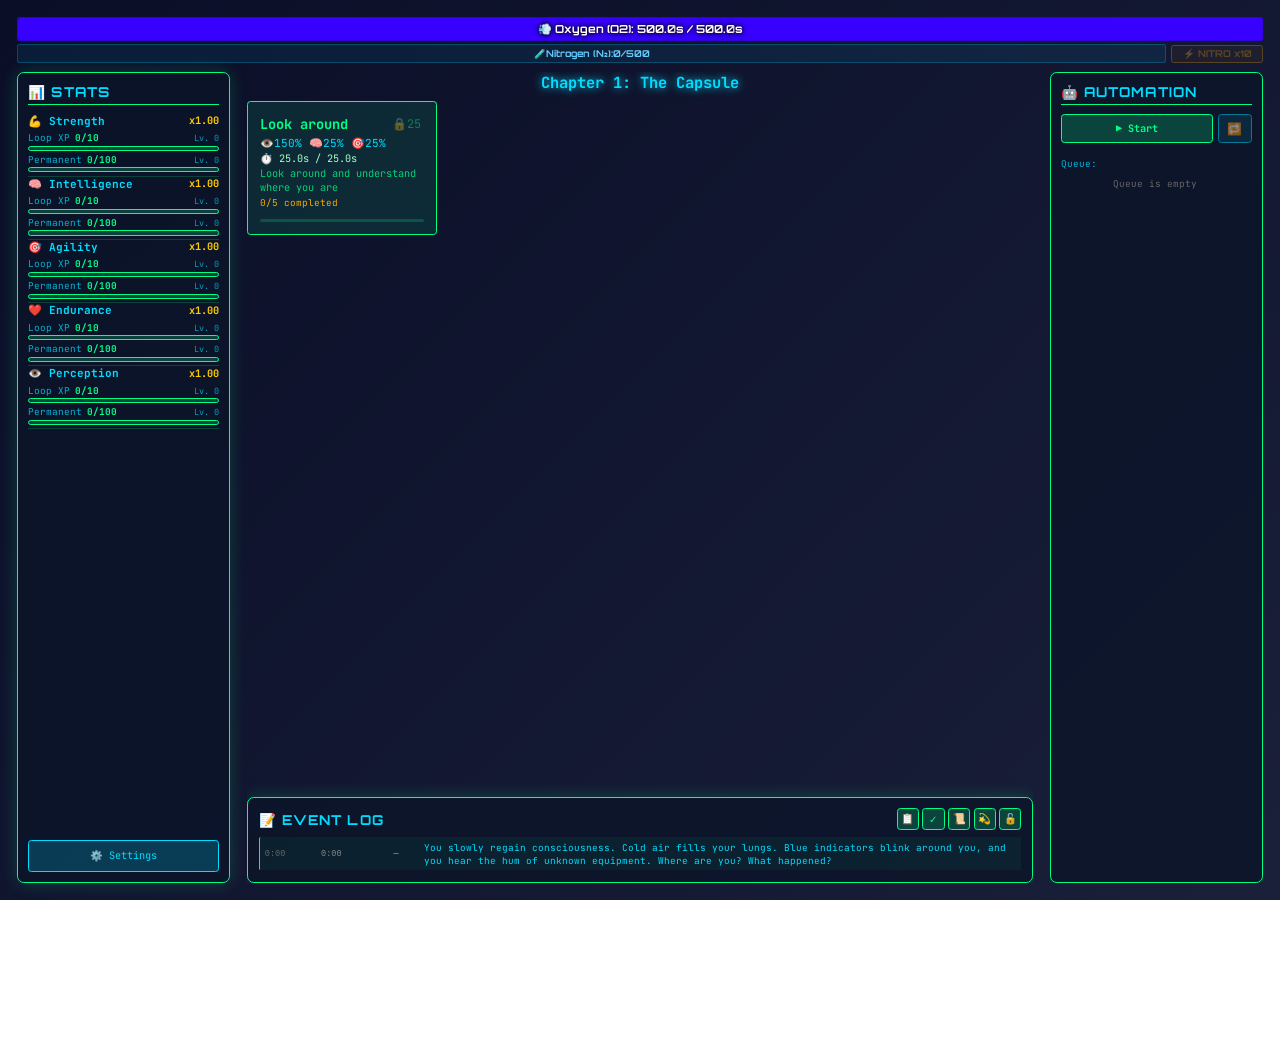
<file: index.html>
<!DOCTYPE html>
<html lang="en">
<head>
    <meta charset="UTF-8">
    <meta name="viewport" content="width=device-width, initial-scale=1.0">
    <title>Space Loop Protocol</title>
    <link rel="icon" type="image/png" href="favicon.png">
    <link rel="icon" type="image/x-icon" href="favicon.ico">
    <link rel="preconnect" href="https://fonts.googleapis.com">
    <link rel="preconnect" href="https://fonts.gstatic.com" crossorigin>
    <link href="https://fonts.googleapis.com/css2?family=JetBrains+Mono:wght@400;700&family=Orbitron:wght@400;700;900&display=swap" rel="stylesheet">
    <link rel="stylesheet" href="style.css?v=44">
</head>
<body style="opacity:0">
    <!-- Mobile Tab Bar -->
    <div class="mobile-tabs" id="mobile-tabs">
        <button class="mobile-tab active" data-tab="stats">📊</button>
        <button class="mobile-tab" data-tab="activities">⚡</button>
        <button class="mobile-tab" data-tab="automation">🤖</button>
        <button class="mobile-tab" data-tab="settings">⚙️</button>
    </div>

    <div class="container">
        <!-- Панель кислорода на всю ширину -->
        <div class="time-display">
            <div class="time-bar">
                <div class="time-fill" id="time-fill" style="width: 100%"></div>
                <div id="oxygen-label" class="oxygen-text">💨 <span data-i18n="ui.oxygen">Кислород (O2)</span>: <span id="loop-time">500</span><span data-i18n="time.seconds">с</span> / <span id="loop-time-max">500</span><span data-i18n="time.seconds">с</span> <span id="oxygen-save-badge" class="oxygen-save-badge" style="display:none"></span></div>
            </div>
            <div class="nitrogen-row">
                <div class="nitrogen-bar">
                    <div class="nitrogen-fill" id="nitrogen-fill"></div>
                    <div class="nitrogen-text">🧪 <span data-i18n="ui.nitrogen">Азот (N₂)</span>: <span id="nitrogen-count">0</span> / <span id="nitrogen-max">500</span></div>
                </div>
                <button id="nitro-btn" class="nitro-btn" onclick="toggleNitro()">⚡ <span data-i18n="ui.nitro">НИТРО x10</span></button>
            </div>
        </div>
        <!-- Левая панель: Статистика -->
        <div class="panel">
            <div class="panel-scroll">
                <h2><span data-i18n="ui.stats">📊 ХАРАКТЕРИСТИКИ</span></h2>

                <div class="stat-block">
                    <div class="stat-header">
                        <span class="stat-name">💪 Сила</span>
                        <span class="stat-multiplier" id="strength-multiplier">x1.00</span>
                    </div>
                    <div class="stat-row">
                        <span class="stat-label" data-i18n="ui.loopExp">Loop XP:</span>
                        <span class="stat-exp" id="strength-loop-exp">0/100</span>
                        <span class="stat-lvl"><span data-i18n="ui.level">Lvl.</span> <span id="strength-level">0</span></span>
                    </div>
                    <div class="stat-bar">
                        <div class="stat-fill" id="strength-loop-bar" style="width: 0%"></div>
                    </div>
                    <div class="stat-row">
                        <span class="stat-label" data-i18n="ui.permanent">Permanent:</span>
                        <span class="stat-exp" id="strength-perm-exp">0/1000</span>
                        <span class="stat-lvl"><span data-i18n="ui.level">Lvl.</span> <span id="strength-perm-level">0</span></span>
                    </div>
                    <div class="stat-bar">
                        <div class="stat-fill permanent" id="strength-perm-bar" style="width: 0%"></div>
                    </div>
                </div>

                <div class="stat-block">
                    <div class="stat-header">
                        <span class="stat-name">🧠 Интеллект</span>
                        <span class="stat-multiplier" id="intelligence-multiplier">x1.00</span>
                    </div>
                    <div class="stat-row">
                        <span class="stat-label" data-i18n="ui.loopExp">Loop XP:</span>
                        <span class="stat-exp" id="intelligence-loop-exp">0/100</span>
                        <span class="stat-lvl"><span data-i18n="ui.level">Lvl.</span> <span id="intelligence-level">0</span></span>
                    </div>
                    <div class="stat-bar">
                        <div class="stat-fill" id="intelligence-loop-bar" style="width: 0%"></div>
                    </div>
                    <div class="stat-row">
                        <span class="stat-label" data-i18n="ui.permanent">Permanent:</span>
                        <span class="stat-exp" id="intelligence-perm-exp">0/1000</span>
                        <span class="stat-lvl"><span data-i18n="ui.level">Lvl.</span> <span id="intelligence-perm-level">0</span></span>
                    </div>
                    <div class="stat-bar">
                        <div class="stat-fill permanent" id="intelligence-perm-bar" style="width: 0%"></div>
                    </div>
                </div>

                <div class="stat-block">
                    <div class="stat-header">
                        <span class="stat-name">🎯 Ловкость</span>
                        <span class="stat-multiplier" id="agility-multiplier">x1.00</span>
                    </div>
                    <div class="stat-row">
                        <span class="stat-label" data-i18n="ui.loopExp">Loop XP:</span>
                        <span class="stat-exp" id="agility-loop-exp">0/100</span>
                        <span class="stat-lvl"><span data-i18n="ui.level">Lvl.</span> <span id="agility-level">0</span></span>
                    </div>
                    <div class="stat-bar">
                        <div class="stat-fill" id="agility-loop-bar" style="width: 0%"></div>
                    </div>
                    <div class="stat-row">
                        <span class="stat-label" data-i18n="ui.permanent">Permanent:</span>
                        <span class="stat-exp" id="agility-perm-exp">0/1000</span>
                        <span class="stat-lvl"><span data-i18n="ui.level">Lvl.</span> <span id="agility-perm-level">0</span></span>
                    </div>
                    <div class="stat-bar">
                        <div class="stat-fill permanent" id="agility-perm-bar" style="width: 0%"></div>
                    </div>
                </div>

                <div class="stat-block">
                    <div class="stat-header">
                        <span class="stat-name">❤️ Выносливость</span>
                        <span class="stat-multiplier" id="endurance-multiplier">x1.00</span>
                    </div>
                    <div class="stat-row">
                        <span class="stat-label" data-i18n="ui.loopExp">Loop XP:</span>
                        <span class="stat-exp" id="endurance-loop-exp">0/100</span>
                        <span class="stat-lvl"><span data-i18n="ui.level">Lvl.</span> <span id="endurance-level">0</span></span>
                    </div>
                    <div class="stat-bar">
                        <div class="stat-fill" id="endurance-loop-bar" style="width: 0%"></div>
                    </div>
                    <div class="stat-row">
                        <span class="stat-label" data-i18n="ui.permanent">Permanent:</span>
                        <span class="stat-exp" id="endurance-perm-exp">0/1000</span>
                        <span class="stat-lvl"><span data-i18n="ui.level">Lvl.</span> <span id="endurance-perm-level">0</span></span>
                    </div>
                    <div class="stat-bar">
                        <div class="stat-fill permanent" id="endurance-perm-bar" style="width: 0%"></div>
                    </div>
                </div>

                <div class="stat-block">
                    <div class="stat-header">
                        <span class="stat-name">👁️ Восприятие</span>
                        <span class="stat-multiplier" id="perception-multiplier">x1.00</span>
                    </div>
                    <div class="stat-row">
                        <span class="stat-label" data-i18n="ui.loopExp">Loop XP:</span>
                        <span class="stat-exp" id="perception-loop-exp">0/100</span>
                        <span class="stat-lvl"><span data-i18n="ui.level">Lvl.</span> <span id="perception-level">0</span></span>
                    </div>
                    <div class="stat-bar">
                        <div class="stat-fill" id="perception-loop-bar" style="width: 0%"></div>
                    </div>
                    <div class="stat-row">
                        <span class="stat-label" data-i18n="ui.permanent">Permanent:</span>
                        <span class="stat-exp" id="perception-perm-exp">0/1000</span>
                        <span class="stat-lvl"><span data-i18n="ui.level">Lvl.</span> <span id="perception-perm-level">0</span></span>
                    </div>
                    <div class="stat-bar">
                        <div class="stat-fill permanent" id="perception-perm-bar" style="width: 0%"></div>
                    </div>
                </div>

                <!-- Инвентарь -->
                <div class="inventory-section" id="inventory-section" style="display: none;">
                    <div class="inventory-title">🎒 <span data-i18n="ui.inventory">Инвентарь</span></div>
                    <div class="inventory-items" id="inventory-items"></div>
                </div>

                <!-- Ресурсы -->
                <div class="resources-section" id="resources-section" style="display: none;">
                    <div class="resource-row">
                        <span class="resource-icon">✨</span>
                        <span class="resource-name" data-i18n="ui.temporalDust">Темпоральная пыль</span>
                        <span class="resource-value" id="temporal-dust-count">0</span>
                    </div>
                </div>
            </div>

            <button id="settings-btn" class="settings-btn" onclick="openSettings()">⚙️ <span data-i18n="ui.settings">Настройки</span></button>
        </div>

        <!-- Центральная область: Активности -->
        <div class="main-area">
            <div id="chapter-title" style="color: #00ddff; font-size: 18px; font-weight: bold; text-align: center; text-shadow: 0 0 10px #00ddff;">Глава 1: Капсула</div>
            <div class="activities-container" id="activities-container"></div>
            <!-- Лог событий -->
            <div class="panel log-panel">
                <div class="log-header">
                    <h2><span data-i18n="ui.eventLog">📝 ЛОГ СОБЫТИЙ</span></h2>
                    <div class="log-filters">
                        <button class="log-filter active" data-filter="all" data-i18n-title="ui.filterAll">📋</button>
                        <button class="log-filter active" data-filter="complete" data-i18n-title="ui.filterComplete">✓</button>
                        <button class="log-filter active" data-filter="history" data-i18n-title="ui.filterHistory">📜</button>
                        <button class="log-filter active" data-filter="stat" data-i18n-title="ui.filterStat">💫</button>
                        <button class="log-filter active" data-filter="power" data-i18n-title="ui.filterPower">🔓</button>
                    </div>
                </div>
                <div id="log" style="font-size: 12px; max-height: 100px; overflow-y: auto;"></div>
            </div>
        </div>

        <!-- Правая панель: Автоматизация -->
        <div class="right-panels">
            <div class="panel">
                <h2><span data-i18n="ui.automation">🤖 АВТОМАТИЗАЦИЯ</span></h2>
                <div class="automation-section">
                    <div class="auto-controls">
                        <button id="auto-mode-btn" class="auto-btn" onclick="toggleAutoMode()">▶️ <span data-i18n="ui.start">Запустить</span></button>
                        <button id="auto-repeat-btn" class="auto-repeat-btn" onclick="toggleAutoRepeat()" data-i18n-title="automation.autoRepeat">🔁</button>
                    </div>
                    <div class="automation-label"><span data-i18n="ui.queue">Очередь:</span></div>
                    <div id="automation-queue" class="automation-queue"></div>
                </div>
            </div>
        </div>

        <!-- Mobile Settings Panel -->
        <div class="mobile-settings-panel">
            <div class="panel">
                <div class="panel-scroll">
                    <h2>⚙️ <span data-i18n="ui.settings">Настройки</span></h2>
                    <div class="mobile-settings-content">
                        <div class="settings-row">
                            <label data-i18n="ui.language">Язык</label>
                            <select id="mobile-lang-select" onchange="onLanguageChange(this)">
                                <option value="ru">Русский</option>
                                <option value="en">English</option>
                                <option value="de">Deutsch</option>
                            </select>
                        </div>
                        <div class="settings-row">
                            <label data-i18n="ui.theme">Тема</label>
                            <select id="mobile-theme-select" onchange="onThemeChange(this)">
                                <option value="default" data-i18n="ui.themeDefault">По умолчанию</option>
                                <option value="dark" data-i18n="ui.themeDark">Тёмная</option>
                            </select>
                        </div>
                        <div class="settings-row save-row">
                            <button class="export-btn" onclick="exportSave()">📤 <span data-i18n="ui.exportSave">Экспорт</span></button>
                            <button class="import-btn" onclick="importSave()">📥 <span data-i18n="ui.importSave">Импорт</span></button>
                        </div>
                        <div class="settings-row">
                            <button class="reset-loop-btn" onclick="resetLoop()">🔁 <span data-i18n="ui.resetLoop">Сбросить петлю</span></button>
                        </div>
                        <div class="settings-row">
                            <button class="reset-btn" onclick="resetGame()">🔄 <span data-i18n="ui.resetGame">Сбросить игру</span></button>
                        </div>
                    </div>
                </div>
            </div>
        </div>
    </div>

    <!-- Save Indicator -->
    <div id="save-indicator" class="save-indicator">💾</div>

    <!-- Settings Modal -->
    <div id="settings-modal" class="modal-overlay">
        <div class="modal-content">
            <h2>⚙️ <span data-i18n="ui.settings">Настройки</span></h2>
            <div class="settings-row">
                <label data-i18n="ui.language">Язык</label>
                <select id="lang-select" onchange="onLanguageChange(this)">
                    <option value="ru">Русский</option>
                    <option value="en">English</option>
                    <option value="de">Deutsch</option>
                </select>
            </div>
            <div class="settings-row">
                <label data-i18n="ui.theme">Тема</label>
                <select id="theme-select" onchange="onThemeChange(this)">
                    <option value="default" data-i18n="ui.themeDefault">По умолчанию</option>
                    <option value="dark" data-i18n="ui.themeDark">Тёмная</option>
                </select>
            </div>
            <div class="settings-row save-row">
                <button class="export-btn" onclick="exportSave()">📤 <span data-i18n="ui.exportSave">Экспорт</span></button>
                <button class="import-btn" onclick="importSave()">📥 <span data-i18n="ui.importSave">Импорт</span></button>
            </div>
            <div class="settings-row">
                <button class="reset-loop-btn" onclick="resetLoop()">🔁 <span data-i18n="ui.resetLoop">Сбросить петлю</span></button>
            </div>
            <div class="settings-row">
                <button class="reset-btn" onclick="resetGame()">🔄 <span data-i18n="ui.resetGame">Сброс игры</span></button>
            </div>
            <button class="close-btn" onclick="closeSettings()" data-i18n="ui.close">Закрыть</button>
        </div>
    </div>

    <!-- Oxygen Save Tooltip -->
    <div id="oxygen-save-tooltip" class="oxygen-save-tooltip"></div>

    <!-- Stat Bonus Tooltip -->
    <div id="stat-bonus-tooltip" class="stat-bonus-tooltip"></div>

    <!-- Inventory Tooltip -->
    <div id="inventory-tooltip" class="inventory-tooltip-global"></div>

    <!-- Item Found Modal -->
    <div id="item-modal" class="modal-overlay">
        <div class="modal-content item-modal-content">
            <h2>🎁 <span data-i18n="ui.itemFound">Найден предмет!</span></h2>
            <div class="item-display">
                <div class="item-icon-large" id="item-modal-icon">🔧</div>
                <div class="item-modal-name" id="item-modal-name">Мультитул</div>
            </div>
            <div class="item-modal-bonuses" id="item-modal-bonuses"></div>
            <button class="close-btn" onclick="closeItemModal()" data-i18n="ui.take">Забрать</button>
        </div>
    </div>

    <!-- Модульные скрипты (порядок важен!) -->
    <script src="scripts/i18n.js?v=30"></script>
    <script src="scripts/game.js?v=29"></script>
    <script src="scripts/inventory.js?v=29"></script>
    <script src="scripts/ui.js?v=33"></script>
    <script src="scripts/activities.js?v=30"></script>
    <script src="scripts/automation.js?v=29"></script>
    <script src="scripts/save.js?v=29"></script>
    <script src="scripts/settings.js?v=32"></script>
    <script src="scripts/main.js?v=31"></script>
</body>
</html>
</file>
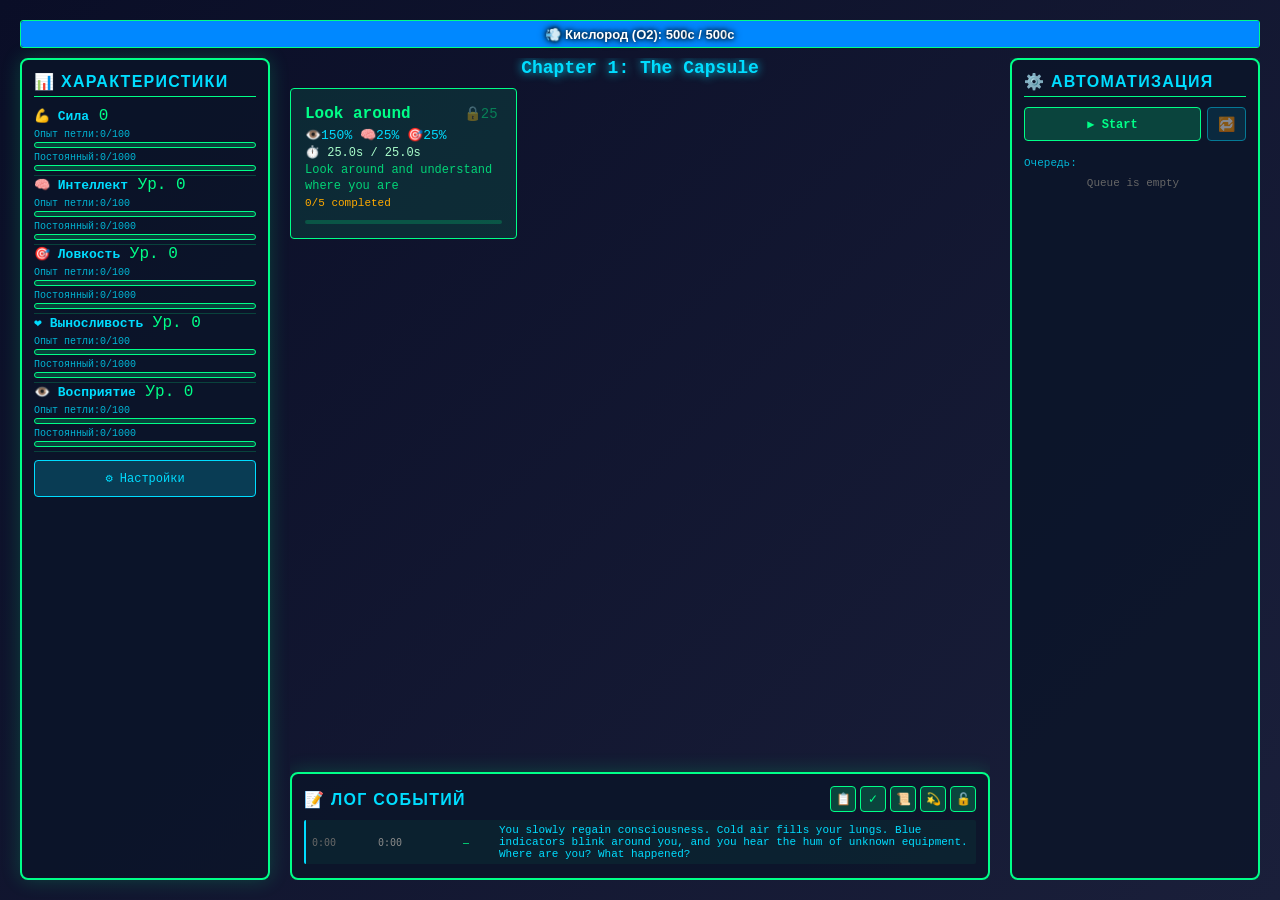
<file: Space Loop.html>
<!DOCTYPE html>
<html lang="en">
<head>
    <meta charset="UTF-8">
    <meta name="viewport" content="width=device-width, initial-scale=1.0">
    <title>Space Loop Protocol</title>
    <link rel="stylesheet" href="style.css">
</head>
<body>
    <div class="container">
        <!-- Панель кислорода на всю ширину -->
        <div class="time-display">
            <div class="time-bar">
                <div class="time-fill" id="time-fill" style="width: 100%"></div>
                <div id="oxygen-label" class="oxygen-text">💨 <span data-i18n="ui.oxygen">Кислород (O2)</span>: <span id="loop-time">500</span><span data-i18n="time.seconds">с</span> / 500<span data-i18n="time.seconds">с</span></div>
            </div>
        </div>
        <!-- Левая панель: Статистика -->
        <div class="panel">
            <h2><span data-i18n="ui.stats">📊 ХАРАКТЕРИСТИКИ</span></h2>

            <div class="stat-block">
                <div class="stat-line">
                    <span class="stat-name">💪 Сила</span>
                    <span class="stat-value" id="strength-level">Ур. 0</span>
                </div>
                <div class="stat-sublabel">Опыт петли: <span id="strength-loop-exp">0/100</span></div>
                <div class="stat-bar">
                    <div class="stat-fill" id="strength-loop-bar" style="width: 0%"></div>
                </div>
                <div class="stat-sublabel">Постоянный: <span id="strength-perm-exp">0/1000</span></div>
                <div class="stat-bar">
                    <div class="stat-fill permanent" id="strength-perm-bar" style="width: 0%"></div>
                </div>
            </div>

            <div class="stat-block">
                <div class="stat-line">
                    <span class="stat-name">🧠 Интеллект</span>
                    <span class="stat-value" id="intelligence-level">Ур. 0</span>
                </div>
                <div class="stat-sublabel">Опыт петли: <span id="intelligence-loop-exp">0/100</span></div>
                <div class="stat-bar">
                    <div class="stat-fill" id="intelligence-loop-bar" style="width: 0%"></div>
                </div>
                <div class="stat-sublabel">Постоянный: <span id="intelligence-perm-exp">0/1000</span></div>
                <div class="stat-bar">
                    <div class="stat-fill permanent" id="intelligence-perm-bar" style="width: 0%"></div>
                </div>
            </div>

            <div class="stat-block">
                <div class="stat-line">
                    <span class="stat-name">🎯 Ловкость</span>
                    <span class="stat-value" id="agility-level">Ур. 0</span>
                </div>
                <div class="stat-sublabel">Опыт петли: <span id="agility-loop-exp">0/100</span></div>
                <div class="stat-bar">
                    <div class="stat-fill" id="agility-loop-bar" style="width: 0%"></div>
                </div>
                <div class="stat-sublabel">Постоянный: <span id="agility-perm-exp">0/1000</span></div>
                <div class="stat-bar">
                    <div class="stat-fill permanent" id="agility-perm-bar" style="width: 0%"></div>
                </div>
            </div>

            <div class="stat-block">
                <div class="stat-line">
                    <span class="stat-name">❤️ Выносливость</span>
                    <span class="stat-value" id="endurance-level">Ур. 0</span>
                </div>
                <div class="stat-sublabel">Опыт петли: <span id="endurance-loop-exp">0/100</span></div>
                <div class="stat-bar">
                    <div class="stat-fill" id="endurance-loop-bar" style="width: 0%"></div>
                </div>
                <div class="stat-sublabel">Постоянный: <span id="endurance-perm-exp">0/1000</span></div>
                <div class="stat-bar">
                    <div class="stat-fill permanent" id="endurance-perm-bar" style="width: 0%"></div>
                </div>
            </div>

            <div class="stat-block">
                <div class="stat-line">
                    <span class="stat-name">👁️ Восприятие</span>
                    <span class="stat-value" id="perception-level">Ур. 0</span>
                </div>
                <div class="stat-sublabel">Опыт петли: <span id="perception-loop-exp">0/100</span></div>
                <div class="stat-bar">
                    <div class="stat-fill" id="perception-loop-bar" style="width: 0%"></div>
                </div>
                <div class="stat-sublabel">Постоянный: <span id="perception-perm-exp">0/1000</span></div>
                <div class="stat-bar">
                    <div class="stat-fill permanent" id="perception-perm-bar" style="width: 0%"></div>
                </div>
            </div>

            <!-- Инвентарь -->
            <div class="inventory-section" id="inventory-section" style="display: none;">
                <div class="inventory-title">🎒 <span data-i18n="ui.inventory">Инвентарь</span></div>
                <div class="inventory-items" id="inventory-items"></div>
            </div>

            <button id="settings-btn" class="settings-btn" onclick="openSettings()">⚙️ <span data-i18n="ui.settings">Настройки</span></button>
        </div>

        <!-- Центральная область: Активности -->
        <div class="main-area">
            <div id="chapter-title" style="color: #00ddff; font-size: 18px; font-weight: bold; text-align: center; text-shadow: 0 0 10px #00ddff;">Глава 1: Капсула</div>
            <div class="activities-container" id="activities-container"></div>
            <!-- Лог событий -->
            <div class="panel log-panel">
                <div class="log-header">
                    <h2><span data-i18n="ui.eventLog">📝 ЛОГ СОБЫТИЙ</span></h2>
                    <div class="log-filters">
                        <button class="log-filter active" data-filter="all" title="Все">📋</button>
                        <button class="log-filter active" data-filter="complete" title="Завершения">✓</button>
                        <button class="log-filter active" data-filter="history" title="История">📜</button>
                        <button class="log-filter active" data-filter="stat" title="Система">💫</button>
                        <button class="log-filter active" data-filter="power" title="Разблокировки">🔓</button>
                    </div>
                </div>
                <div id="log" style="font-size: 12px; max-height: 100px; overflow-y: auto;"></div>
            </div>
        </div>

        <!-- Правая панель: Автоматизация -->
        <div class="right-panels">
            <div class="panel">
                <h2><span data-i18n="ui.automation">⚙️ АВТОМАТИЗАЦИЯ</span></h2>
                <div class="automation-section">
                    <div class="auto-controls">
                        <button id="auto-mode-btn" class="auto-btn" onclick="toggleAutoMode()">▶️ <span data-i18n="ui.start">Запустить</span></button>
                        <button id="auto-repeat-btn" class="auto-repeat-btn" onclick="toggleAutoRepeat()" title="Автозапуск при новой петле">🔁</button>
                    </div>
                    <div class="automation-label"><span data-i18n="ui.queue">Очередь:</span></div>
                    <div id="automation-queue" class="automation-queue"></div>
                </div>
            </div>
        </div>
    </div>

    <!-- Save Indicator -->
    <div id="save-indicator" class="save-indicator">💾</div>

    <!-- Settings Modal -->
    <div id="settings-modal" class="modal-overlay">
        <div class="modal-content">
            <h2>⚙️ <span data-i18n="ui.settings">Настройки</span></h2>
            <div class="settings-row">
                <label data-i18n="ui.language">Язык</label>
                <select id="lang-select" onchange="onLanguageChange()">
                    <option value="ru">Русский</option>
                    <option value="en">English</option>
                    <option value="de">Deutsch</option>
                </select>
            </div>
            <div class="settings-row">
                <button class="reset-loop-btn" onclick="resetLoop()">🔁 <span data-i18n="ui.resetLoop">Сбросить петлю</span></button>
            </div>
            <div class="settings-row">
                <button class="reset-btn" onclick="resetGame()">🔄 <span data-i18n="ui.resetGame">Сброс игры</span></button>
            </div>
            <button class="close-btn" onclick="closeSettings()" data-i18n="ui.close">Закрыть</button>
        </div>
    </div>

    <!-- Inventory Tooltip -->
    <div id="inventory-tooltip" class="inventory-tooltip-global"></div>

    <!-- Item Found Modal -->
    <div id="item-modal" class="modal-overlay">
        <div class="modal-content item-modal-content">
            <h2>🎁 <span data-i18n="ui.itemFound">Найден предмет!</span></h2>
            <div class="item-display">
                <div class="item-icon-large" id="item-modal-icon">🔧</div>
                <div class="item-modal-name" id="item-modal-name">Мультитул</div>
            </div>
            <div class="item-modal-bonuses" id="item-modal-bonuses"></div>
            <button class="close-btn" onclick="closeItemModal()" data-i18n="ui.take">Забрать</button>
        </div>
    </div>

    <!-- Модульные скрипты (порядок важен!) -->
    <script src="scripts/i18n.js"></script>
    <script src="scripts/game.js"></script>
    <script src="scripts/inventory.js"></script>
    <script src="scripts/ui.js"></script>
    <script src="scripts/activities.js"></script>
    <script src="scripts/automation.js"></script>
    <script src="scripts/save.js"></script>
    <script src="scripts/settings.js"></script>
    <script src="scripts/main.js"></script>
</body>
</html>
</file>
<file: style.css>
/* твой CSS без изменений */
* {
    margin: 0;
    padding: 0;
    box-sizing: border-box;
}

html, body {
    height: 100%;
    margin: 0;
    padding: 0;
    overflow: hidden;
}

body {
    font-family: 'JetBrains Mono', 'Courier New', monospace;
    padding: 20px;
    box-sizing: border-box;
    transition: opacity 0.3s ease;

    /* CSS Variables for theming - Default (Space) theme */
    --bg-from: #0a0e27;
    --bg-to: #1a1f3a;
    --text-primary: #00ff88;
    --text-secondary: #00ddff;
    --panel-bg: rgba(10, 20, 40, 0.8);
    --border-color: #00ff88;
    --shadow-color: rgba(0, 255, 136, 0.2);
    --shadow-glow: rgba(0, 255, 136, 0.3);

    background: linear-gradient(135deg, var(--bg-from) 0%, var(--bg-to) 100%);
    color: var(--text-primary);
}

/* Theme: Dark */
body.theme-dark {
    --bg-from: #000000;
    --bg-to: #1a1a1a;
    --text-primary: #e0e0e0;
    --text-secondary: #a0a0a0;
    --panel-bg: rgba(20, 20, 20, 0.9);
    --border-color: #404040;
    --shadow-color: rgba(255, 255, 255, 0.1);
    --shadow-glow: rgba(255, 255, 255, 0.15);
}

.container {
    max-width: 1500px;
    width: 100%;
    margin: 0 auto;
    display: grid;
    grid-template-columns: 250px 1fr 250px;
    grid-template-rows: auto 1fr;
    column-gap: 20px;
    row-gap: 10px;
    height: 100%;
}

.right-panels {
    align-self: stretch;
    min-height: 0;
    overflow: hidden;
}

.mobile-settings-panel {
    display: none; /* Hidden on desktop, shown only on mobile with .mobile-visible */
}

.panel {
    background: var(--panel-bg);
    border: 2px solid var(--text-primary);
    border-radius: 8px;
    padding: 12px;
    overflow: hidden;
    box-shadow: 0 0 20px var(--shadow-color);
    height: 100%;
    display: flex;
    flex-direction: column;
    min-height: 0;
}

.panel-scroll {
    flex: 1;
    overflow-y: auto;
    overflow-x: hidden;
    min-height: 0;
    margin-right: -12px;
    padding-right: 12px;
}

.main-area {
    display: flex;
    flex-direction: column;
    gap: 10px;
    overflow: hidden;
}

.log-panel {
    flex-shrink: 0;
    margin-top: auto;
    width: 100%;
    height: auto !important;
    display: block !important;
}

.log-header {
    display: flex;
    justify-content: space-between;
    align-items: center;
    margin-bottom: 8px;
}

.log-header h2 {
    margin-bottom: 0;
    border-bottom: none;
    padding-bottom: 0;
}

.log-filters {
    display: flex;
    gap: 4px;
}

.log-filter {
    background: rgba(0, 255, 136, 0.1);
    border: 1px solid var(--shadow-glow);
    color: var(--text-primary);
    width: 26px;
    height: 26px;
    border-radius: 4px;
    cursor: pointer;
    font-size: 12px;
    padding: 0;
    display: flex;
    align-items: center;
    justify-content: center;
    opacity: 0.4;
    transition: all 0.2s;
}

.log-filter.active {
    opacity: 1;
    background: var(--shadow-color);
    border-color: var(--text-primary);
}

.log-filter:hover {
    background: var(--shadow-glow);
}

h1 {
    font-family: 'Orbitron', sans-serif;
    color: var(--text-primary);
    text-align: center;
    font-size: 24px;
    margin-bottom: 20px;
    text-shadow: 0 0 10px var(--text-primary);
    letter-spacing: 0.12em;
    text-transform: uppercase;
}

h2 {
    font-family: 'Orbitron', sans-serif;
    color: var(--text-secondary);
    font-size: 16px;
    margin-bottom: 10px;
    border-bottom: 1px solid var(--text-primary);
    padding-bottom: 5px;
    letter-spacing: 0.08em;
    text-transform: uppercase;
}

.stat-block {
    margin-bottom: 0;
    padding-bottom: 2px;
    border-bottom: 1px solid var(--shadow-color);
}

.stat-block:last-child {
    border-bottom: none;
}

.stat-header {
    display: flex;
    justify-content: space-between;
    align-items: center;
    margin-bottom: 4px;
}

.stat-name {
    color: var(--text-secondary);
    font-weight: bold;
    font-size: 13px;
}

.stat-multiplier {
    color: #ffcc00;
    font-weight: bold;
    font-size: 12px;
    cursor: pointer;
}

.stat-row {
    display: flex;
    gap: 6px;
    align-items: baseline;
    font-size: 11px;
    margin: 2px 0;
}

.stat-label {
    color: var(--text-secondary);
    opacity: 0.8;
}

.stat-exp {
    color: var(--text-primary);
    font-variant-numeric: tabular-nums;
    font-weight: bold;
}

.stat-lvl {
    color: var(--text-secondary);
    margin-left: auto;
    font-size: 10px;
    opacity: 0.7;
}

.stat-bonus-tooltip {
    display: none;
    position: fixed;
    width: max-content;
    background: rgba(5, 10, 20, 0.97);
    border: 1px solid rgba(255, 204, 0, 0.4);
    border-radius: 6px;
    padding: 8px 12px;
    font-size: 12px;
    color: #ddd;
    white-space: nowrap;
    z-index: 10000;
    font-family: 'JetBrains Mono', monospace;
    pointer-events: none;
    box-shadow: 0 4px 16px rgba(0, 0, 0, 0.7), 0 0 8px rgba(255, 204, 0, 0.15);
}

.stat-bonus-tooltip .tooltip-line {
    display: flex;
    justify-content: space-between;
    align-items: center;
    gap: 16px;
    padding: 2px 0;
    line-height: 1.4;
}

.stat-bonus-tooltip .tooltip-value {
    color: #ffcc00;
    font-weight: bold;
}

.stat-sublabel {
    display: flex;
    align-items: center;
    color: var(--text-secondary);
    font-size: 10px;
    margin-top: 4px;
    margin-bottom: 1px;
    opacity: 0.8;
}

.stat-bar {
    width: 100%;
    height: 6px;
    background: var(--shadow-color);
    border: 1px solid var(--text-primary);
    margin: 2px 0;
    border-radius: 3px;
    overflow: hidden;
}

.stat-fill {
    height: 100%;
    background: linear-gradient(90deg, var(--text-primary), var(--text-secondary));
    transition: width 0.3s ease;
}

.stat-fill.permanent {
    background: linear-gradient(90deg, #ffd700, #ffaa00);
}

/* Resources section */
.resources-section {
    margin-top: 8px;
    padding: 6px 8px;
    background: rgba(180, 130, 255, 0.1);
    border: 1px solid rgba(180, 130, 255, 0.3);
    border-radius: 4px;
}

.resource-row {
    display: flex;
    align-items: center;
    gap: 6px;
}

.resource-icon {
    font-size: 16px;
}

.resource-name {
    color: #b482ff;
    font-size: 11px;
    flex: 1;
}

.resource-value {
    color: #e0c0ff;
    font-size: 14px;
    font-weight: bold;
    text-shadow: 0 0 6px rgba(180, 130, 255, 0.5);
}

/* Inventory section */
.inventory-section {
    margin-top: 0;
    padding-top: 0;
    border-top: none;
}

.inventory-title {
    color: #ffd700;
    font-size: 12px;
    font-weight: bold;
    margin-bottom: 8px;
    text-shadow: 0 0 5px rgba(255, 215, 0, 0.5);
}

.inventory-items {
    display: grid;
    grid-template-columns: repeat(auto-fill, 32px);
    gap: 5px;
    max-height: 130px;
    overflow-y: auto;
    overflow-x: hidden;
    padding-right: 4px;
}

.inventory-item {
    width: 32px;
    height: 32px;
    background: rgba(255, 215, 0, 0.15);
    border: 1px solid #ffd700;
    border-radius: 4px;
    display: flex;
    align-items: center;
    justify-content: center;
    font-size: 16px;
    cursor: pointer;
    transition: all 0.2s;
    position: relative;
}

.inventory-item:hover {
    background: rgba(255, 215, 0, 0.3);
    box-shadow: 0 0 10px rgba(255, 215, 0, 0.5);
    transform: scale(1.1);
}

.inventory-tooltip-global {
    position: fixed;
    background: rgba(10, 15, 30, 0.98);
    border: 1px solid #ffd700;
    border-radius: 4px;
    padding: 8px 12px;
    min-width: 150px;
    max-width: 300px;
    z-index: 10000;
    display: none;
    font-size: 11px;
    text-align: left;
    box-shadow: 0 0 15px rgba(255, 215, 0, 0.5);
    pointer-events: none;
}

.inventory-tooltip-global .item-name {
    color: #ffd700;
    font-weight: bold;
    margin-bottom: 5px;
    white-space: normal;
    word-wrap: break-word;
}

.inventory-tooltip-global .item-bonus {
    color: var(--text-primary);
    font-size: 10px;
    white-space: normal;
    word-wrap: break-word;
}

.scene {
    flex: 0 0 auto;
    background: rgba(20, 30, 60, 0.6);
    border: 2px solid var(--text-secondary);
    border-radius: 8px;
    padding: 30px;
    display: flex;
    flex-direction: column;
    justify-content: space-between;
    box-shadow: 0 0 20px rgba(0, 221, 255, 0.2);
}

.scene-title {
    font-family: 'Orbitron', sans-serif;
    color: var(--text-secondary);
    font-size: 20px;
    margin-bottom: 20px;
    text-shadow: 0 0 10px var(--text-secondary);
}

.scene-description {
    color: var(--text-primary);
    font-size: 14px;
    line-height: 1.6;
    margin-bottom: 20px;
}

.time-display {
    grid-column: 1 / -1;
}

.time-bar {
    width: 100%;
    height: 28px;
    background: var(--shadow-color);
    border: 1px solid var(--text-primary);
    border-radius: 3px;
    position: relative;
}

.time-fill {
    height: 100%;
    background: #0088ff;
    transition: width 0.1s linear;
    border-radius: 3px 0 0 3px;
    position: absolute;
    top: 0;
    left: 0;
}


.oxygen-text {
    font-family: 'Orbitron', sans-serif;
    position: absolute;
    top: 50%;
    left: 50%;
    transform: translate(-50%, -50%);
    color: #fff;
    text-shadow: 0 0 4px #000, 0 0 8px #000;
    font-weight: bold;
    font-size: 13px;
    white-space: nowrap;
    font-variant-numeric: tabular-nums;
    z-index: 2;
}

.oxygen-save-badge {
    color: #00ff64;
    font-size: 11px;
    font-weight: bold;
    cursor: pointer;
}

.oxygen-save-tooltip {
    display: none;
    position: fixed;
    width: max-content;
    background: rgba(5, 10, 20, 0.97);
    border: 1px solid rgba(0, 255, 100, 0.4);
    border-radius: 6px;
    padding: 8px 12px;
    font-size: 12px;
    color: #ddd;
    white-space: nowrap;
    z-index: 10000;
    font-family: 'JetBrains Mono', monospace;
    pointer-events: none;
    box-shadow: 0 4px 16px rgba(0, 0, 0, 0.7), 0 0 8px rgba(0, 255, 100, 0.15);
}

.oxygen-save-tooltip .tooltip-line {
    display: flex;
    justify-content: space-between;
    align-items: center;
    gap: 16px;
    padding: 2px 0;
    line-height: 1.4;
}

.oxygen-save-tooltip .tooltip-value {
    color: #00ff64;
    font-weight: bold;
}

.nitrogen-row {
    display: flex;
    align-items: center;
    gap: 6px;
    margin-top: 4px;
}

.nitrogen-bar {
    flex: 1;
    position: relative;
    height: 22px;
    background: rgba(0, 200, 255, 0.08);
    border: 1px solid rgba(0, 200, 255, 0.25);
    border-radius: 3px;
    overflow: hidden;
}

.nitrogen-fill {
    position: absolute;
    top: 0;
    left: 0;
    height: 100%;
    width: 0%;
    background: rgba(0, 200, 255, 0.3);
    transition: width 0.3s ease;
}

.nitrogen-text {
    position: absolute;
    top: 0;
    left: 0;
    right: 0;
    bottom: 0;
    display: flex;
    align-items: center;
    justify-content: center;
    font-family: 'Orbitron', sans-serif;
    color: #66ccff;
    font-size: 11px;
    font-weight: bold;
    font-variant-numeric: tabular-nums;
    z-index: 1;
}

.nitro-btn {
    font-family: 'Orbitron', sans-serif;
    font-size: 11px;
    font-weight: bold;
    padding: 3px 12px;
    border-radius: 3px;
    cursor: pointer;
    border: 1px solid #ffaa00;
    background: rgba(255, 170, 0, 0.15);
    color: #ffaa00;
    transition: all 0.2s;
}

.nitro-btn:hover {
    background: rgba(255, 170, 0, 0.3);
    box-shadow: 0 0 8px rgba(255, 170, 0, 0.4);
}

.nitro-btn.nitro-active {
    background: rgba(255, 170, 0, 0.4);
    box-shadow: 0 0 12px rgba(255, 170, 0, 0.6), inset 0 0 8px rgba(255, 170, 0, 0.2);
    color: #fff;
    animation: nitro-pulse 0.5s ease-in-out infinite alternate;
}

.nitro-btn:disabled {
    opacity: 0.3;
    cursor: default;
    box-shadow: none;
}

@keyframes nitro-pulse {
    from { box-shadow: 0 0 8px rgba(255, 170, 0, 0.4); }
    to { box-shadow: 0 0 16px rgba(255, 170, 0, 0.8); }
}

.activities-container {
    display: grid;
    grid-template-columns: repeat(auto-fill, minmax(200px, 1fr));
    gap: 10px;
    flex: 1;
    overflow-y: auto;
    width: 100%;
    max-width: 100%;
    align-items: start;
    align-content: start;
}

.activity-btn {
    background: rgba(0, 255, 136, 0.1);
    border: 1px solid var(--text-primary);
    color: var(--text-primary);
    padding: 14px;
    border-radius: 4px;
    cursor: pointer;
    font-family: 'JetBrains Mono', 'Courier New', monospace;
    font-size: 11px;
    transition: all 0.2s;
    position: relative;
    min-height: auto;
    display: flex;
    flex-direction: column;
    justify-content: flex-start;
    text-align: left;
    align-items: stretch;
    white-space: normal;
    word-break: break-word;
    overflow: visible;
}

.activity-btn:hover:not(:disabled) {
    background: var(--shadow-color);
    box-shadow: 0 0 10px var(--shadow-glow);
}

.activity-btn:disabled {
    opacity: 0.5;
    cursor: not-allowed;
    color: #666;
    border-color: #666;
}

.activity-progress {
    width: 100%;
    height: 4px;
    background: var(--shadow-color);
    margin-top: 8px;
    border-radius: 2px;
    overflow: hidden;
}

.activity-progress-bar {
    height: 100%;
    background: var(--text-primary);
    transition: width 0.1s linear;
}

.activity-active {
    background: rgba(0, 221, 255, 0.2);
    border-color: var(--text-secondary);
    box-shadow: 0 0 15px rgba(0, 221, 255, 0.4);
}

/* Таблица лога */
.log-row {
    display: grid;
    grid-template-columns: 58px 55px 50px 1fr;
    gap: 8px;
    font-size: 11px;
    padding: 4px 6px;
    background: rgba(0, 255, 136, 0.05);
    border-left: 2px solid var(--text-primary);
    border-radius: 2px;
    margin-bottom: 2px;
    align-items: center;
}

.log-row.power {
    border-left-color: #ffff00;
}

.log-row.stat {
    border-left-color: var(--text-secondary);
}

.log-row.complete {
    border-left-color: #ff6b6b;
}

.log-real-time {
    color: #666;
    font-family: monospace;
    font-size: 10px;
    font-variant-numeric: tabular-nums;
}

.log-time {
    color: #888;
    font-family: monospace;
    font-size: 10px;
    font-variant-numeric: tabular-nums;
}

.log-diff {
    font-family: monospace;
    font-size: 10px;
    text-align: center;
}

.log-diff.diff-faster {
    color: var(--text-primary);
}

.log-diff.diff-slower {
    color: #ff6b6b;
}

.log-diff.diff-same {
    color: #888;
}

.log-text {
    color: var(--text-primary);
}

.log-row.power .log-text {
    color: #ffff00;
}

.log-row.stat .log-text {
    color: var(--text-secondary);
}

.log-row.complete .log-text {
    color: #ff8e53;
}

.demo-stub {
    text-align: center;
    padding: 40px 20px;
    color: var(--text-primary);
    border: 1px dashed var(--shadow-glow);
    border-radius: 8px;
    background: rgba(0, 255, 136, 0.05);
}

.demo-stub h2 {
    font-size: 20px;
    margin-bottom: 16px;
    color: var(--text-secondary);
}

.demo-stub p {
    font-size: 14px;
    line-height: 1.8;
    color: #aaffcc;
    opacity: 0.85;
}

.loop-btn {
    background: linear-gradient(135deg, var(--text-primary), var(--text-secondary));
    border: 2px solid var(--text-primary);
    color: #000;
    padding: 12px 20px;
    border-radius: 4px;
    cursor: pointer;
    font-family: 'Orbitron', sans-serif;
    font-weight: bold;
    margin-top: 15px;
    width: 100%;
    transition: all 0.3s;
}

.loop-btn:hover {
    transform: scale(1.05);
    box-shadow: 0 0 20px rgba(0, 255, 136, 0.5);
}

.prestige-bonus {
    background: rgba(255, 215, 0, 0.1);
    border: 1px solid #ffd700;
    padding: 10px;
    border-radius: 4px;
    margin-top: 10px;
    font-size: 12px;
    color: #ffd700;
}

::-webkit-scrollbar {
    width: 8px;
}

::-webkit-scrollbar-track {
    background: rgba(0, 255, 136, 0.1);
}

::-webkit-scrollbar-thumb {
    background: var(--text-primary);
    border-radius: 4px;
}

::-webkit-scrollbar-thumb:hover {
    background: var(--text-secondary);
}

/* Стили автоматизации */
.automation-section {
    display: flex;
    flex-direction: column;
    gap: 8px;
    flex: 1;
    min-height: 0;
    overflow: hidden;
}

.automation-label {
    color: var(--text-secondary);
    font-size: 11px;
    margin-top: 8px;
    opacity: 0.8;
}

.auto-controls {
    display: flex;
    gap: 6px;
}

.auto-btn {
    background: var(--shadow-color);
    border: 1px solid var(--text-primary);
    color: var(--text-primary);
    padding: 8px 12px;
    border-radius: 4px;
    cursor: pointer;
    font-family: 'JetBrains Mono', 'Courier New', monospace;
    font-size: 12px;
    font-weight: bold;
    transition: all 0.2s;
    flex: 1;
}

.auto-btn:hover {
    background: var(--shadow-glow);
    box-shadow: 0 0 10px var(--shadow-glow);
}

.auto-btn.active {
    background: rgba(255, 100, 100, 0.3);
    border-color: #ff6464;
    color: #ff6464;
}

.auto-repeat-btn {
    background: rgba(0, 221, 255, 0.2);
    border: 1px solid var(--text-secondary);
    color: var(--text-secondary);
    padding: 8px 10px;
    border-radius: 4px;
    cursor: pointer;
    font-size: 14px;
    transition: all 0.2s;
    opacity: 0.5;
}

.auto-repeat-btn:hover {
    background: rgba(0, 221, 255, 0.3);
}

.auto-repeat-btn.active {
    background: rgba(0, 221, 255, 0.4);
    opacity: 1;
    box-shadow: 0 0 8px rgba(0, 221, 255, 0.5);
}

.automation-queue {
    flex: 1;
    min-height: 0;
    overflow-y: auto;
    display: flex;
    flex-direction: column;
    gap: 4px;
    padding-right: 4px;
}

.queue-item {
    background: rgba(0, 255, 136, 0.1);
    border: 1px solid var(--shadow-glow);
    border-radius: 4px;
    padding: 6px 8px;
    font-size: 11px;
}

.queue-item.queue-active {
    background: rgba(0, 221, 255, 0.2);
    border-color: var(--text-secondary);
    box-shadow: 0 0 8px rgba(0, 221, 255, 0.3);
}

.queue-item.queue-skipped {
    opacity: 0.5;
    border-style: dashed;
}

.queue-item-header {
    display: flex;
    justify-content: space-between;
    align-items: center;
    margin-bottom: 4px;
}

.queue-item-name {
    color: var(--text-primary);
    font-weight: bold;
}

.queue-item-progress {
    color: #ffaa00;
    font-size: 10px;
}

.queue-item-controls {
    display: flex;
    gap: 3px;
}

.queue-item-controls button {
    background: var(--shadow-color);
    border: 1px solid var(--text-primary);
    color: var(--text-primary);
    width: 22px;
    height: 22px;
    border-radius: 3px;
    cursor: pointer;
    font-size: 10px;
    padding: 0;
    display: flex;
    align-items: center;
    justify-content: center;
}

.queue-item-controls button:hover:not(:disabled) {
    background: rgba(0, 255, 136, 0.4);
}

.queue-item-controls button:disabled {
    opacity: 0.3;
    cursor: not-allowed;
}

.queue-item-controls .remove-btn {
    border-color: #ff6464;
    color: #ff6464;
    background: rgba(255, 100, 100, 0.2);
}

.queue-item-controls .remove-btn:hover {
    background: rgba(255, 100, 100, 0.4);
}

/* Activity card inner elements — desktop */
.act-header {
    display: flex;
    justify-content: space-between;
    align-items: center;
    margin-bottom: 3px;
}

.act-name {
    font-weight: bold;
    color: var(--text-primary);
    font-size: 16px;
}

.act-stats {
    color: var(--text-secondary);
    font-size: 13px;
    margin-bottom: 2px;
}

.act-timer {
    color: #aaffcc;
    font-size: 12px;
    margin-bottom: 3px;
    font-variant-numeric: tabular-nums;
}

.act-desc {
    color: var(--text-primary);
    font-size: 12px;
    line-height: 1.3;
    opacity: 0.8;
    margin-bottom: 3px;
}

.act-completed {
    color: #ffaa00;
    font-size: 11px;
    font-variant-numeric: tabular-nums;
    margin-bottom: 3px;
}

/* Индикатор автоматизации на карточке активности */
.auto-indicator {
    font-size: 14px;
    cursor: default;
    padding: 2px 4px;
    border-radius: 3px;
}

.auto-indicator.locked {
    opacity: 0.4;
    min-width: 32px;
    text-align: right;
}

.auto-indicator.can-add {
    cursor: pointer;
    background: rgba(0, 221, 255, 0.2);
    border-radius: 4px;
    transition: all 0.2s;
}

.auto-indicator.can-add:hover {
    background: rgba(0, 221, 255, 0.5);
    transform: scale(1.2);
}

.auto-indicator.in-queue {
    color: var(--text-primary);
    background: var(--shadow-color);
}

/* Settings button */
.settings-btn {
    background: rgba(0, 221, 255, 0.2);
    border: 1px solid var(--text-secondary);
    color: var(--text-secondary);
    padding: 10px 15px;
    border-radius: 4px;
    cursor: pointer;
    font-family: 'JetBrains Mono', 'Courier New', monospace;
    font-size: 12px;
    margin-top: 8px;
    width: 100%;
    transition: all 0.2s;
    flex-shrink: 0;
}

.settings-btn:hover {
    background: rgba(0, 221, 255, 0.4);
    box-shadow: 0 0 10px rgba(0, 221, 255, 0.4);
}

/* Modal overlay */
.modal-overlay {
    display: none;
    position: fixed;
    top: 0;
    left: 0;
    width: 100%;
    height: 100%;
    background: rgba(0, 0, 0, 0.8);
    justify-content: center;
    align-items: center;
    z-index: 1000;
}

.modal-content {
    background: rgba(10, 20, 40, 0.95);
    border: 2px solid var(--text-secondary);
    border-radius: 8px;
    padding: 25px;
    min-width: 300px;
    max-width: 400px;
    box-shadow: 0 0 30px rgba(0, 221, 255, 0.4);
}

.modal-content h2 {
    color: var(--text-secondary);
    margin-bottom: 20px;
    text-align: center;
    border-bottom: 1px solid var(--text-secondary);
    padding-bottom: 10px;
}

/* Item modal */
.item-modal-content {
    border-color: #ffd700 !important;
    box-shadow: 0 0 30px rgba(255, 215, 0, 0.4) !important;
}

.item-modal-content h2 {
    color: #ffd700 !important;
    border-color: #ffd700 !important;
}

.item-display {
    text-align: center;
    margin: 20px 0;
}

.item-icon-large {
    font-size: 64px;
    margin-bottom: 10px;
    animation: itemGlow 1.5s ease-in-out infinite;
}

@keyframes itemGlow {
    0%, 100% { filter: drop-shadow(0 0 10px rgba(255, 215, 0, 0.5)); }
    50% { filter: drop-shadow(0 0 20px rgba(255, 215, 0, 0.8)); }
}

.item-modal-name {
    color: #ffd700;
    font-size: 20px;
    font-weight: bold;
    text-shadow: 0 0 10px rgba(255, 215, 0, 0.5);
}

.item-modal-bonuses {
    background: rgba(255, 215, 0, 0.1);
    border: 1px solid rgba(255, 215, 0, 0.3);
    border-radius: 4px;
    padding: 12px;
    margin: 15px 0;
    text-align: left;
}

.item-modal-bonuses .bonus-line {
    color: var(--text-primary);
    font-size: 13px;
    margin: 5px 0;
}

.settings-row {
    margin-bottom: 15px;
    display: flex;
    justify-content: space-between;
    align-items: center;
    gap: 15px;
}

.settings-row label {
    color: var(--text-primary);
    font-size: 14px;
}

.settings-row select {
    background: rgba(0, 255, 136, 0.1);
    border: 1px solid var(--text-primary);
    color: var(--text-primary);
    padding: 8px 12px;
    border-radius: 4px;
    font-family: 'JetBrains Mono', 'Courier New', monospace;
    font-size: 12px;
    cursor: pointer;
}

.settings-row select:focus {
    outline: none;
    box-shadow: 0 0 10px var(--shadow-glow);
}

.reset-loop-btn {
    background: rgba(0, 170, 255, 0.2);
    border: 1px solid #00aaff;
    color: #00aaff;
    padding: 10px 15px;
    border-radius: 4px;
    cursor: pointer;
    font-family: 'JetBrains Mono', 'Courier New', monospace;
    font-size: 12px;
    width: 100%;
    transition: all 0.2s;
}

.reset-loop-btn:hover {
    background: rgba(0, 170, 255, 0.4);
    box-shadow: 0 0 10px rgba(0, 170, 255, 0.4);
}

.save-row {
    display: flex;
    gap: 8px;
}

.export-btn, .import-btn {
    background: rgba(0, 221, 255, 0.15);
    border: 1px solid var(--text-secondary);
    color: var(--text-secondary);
    padding: 10px 15px;
    border-radius: 4px;
    cursor: pointer;
    font-family: 'JetBrains Mono', 'Courier New', monospace;
    font-size: 12px;
    flex: 1;
    transition: all 0.2s;
}

.export-btn:hover, .import-btn:hover {
    background: rgba(0, 221, 255, 0.3);
    box-shadow: 0 0 10px rgba(0, 221, 255, 0.4);
}

.reset-btn {
    background: rgba(255, 0, 0, 0.2);
    border: 1px solid #ff4444;
    color: #ff4444;
    padding: 10px 15px;
    border-radius: 4px;
    cursor: pointer;
    font-family: 'JetBrains Mono', 'Courier New', monospace;
    font-size: 12px;
    width: 100%;
    transition: all 0.2s;
}

.reset-btn:hover {
    background: rgba(255, 0, 0, 0.4);
    box-shadow: 0 0 10px rgba(255, 68, 68, 0.4);
}

.close-btn {
    background: var(--shadow-color);
    border: 1px solid var(--text-primary);
    color: var(--text-primary);
    padding: 10px 15px;
    border-radius: 4px;
    cursor: pointer;
    font-family: 'JetBrains Mono', 'Courier New', monospace;
    font-size: 12px;
    width: 100%;
    margin-top: 10px;
    transition: all 0.2s;
}

.close-btn:hover {
    background: rgba(0, 255, 136, 0.4);
    box-shadow: 0 0 10px rgba(0, 255, 136, 0.4);
}

/* Mobile Tabs */
.mobile-tabs {
    display: none;
}

/* Save indicator */
.save-indicator {
    position: fixed;
    bottom: 20px;
    right: 20px;
    font-size: 24px;
    opacity: 0;
    transition: opacity 0.3s;
    pointer-events: none;
    z-index: 100;
}

.save-indicator.saving {
    opacity: 0.5;
    animation: saveBlink 0.8s ease-in-out;
}

@keyframes saveBlink {
    0% { opacity: 0; }
    20% { opacity: 0.6; }
    50% { opacity: 0.3; }
    80% { opacity: 0.6; }
    100% { opacity: 0; }
}

/* =============== DESKTOP SCALING =============== */

/* ===================== MOBILE ===================== */
@media (max-width: 768px) {
    html, body {
        overflow: hidden;
        height: 100vh;
        height: 100dvh;
    }

    body {
        padding: 10px 8px 0 8px;
        display: flex;
        flex-direction: column;
    }

    .container {
        display: flex;
        flex-direction: column;
        gap: 6px;
        flex: 1;
        min-height: 0;
    }

    .time-display {
        flex-shrink: 0;
        z-index: 50;
    }

    .panel {
        height: auto;
        flex: 1;
        min-height: 0;
        overflow: hidden;
        display: flex;
        flex-direction: column;
    }

    .panel .panel-scroll {
        flex: 1;
        overflow-y: auto;
        overflow-x: hidden;
        min-height: 0;
        padding-bottom: 50px;
    }

    /* Compact inventory on mobile */
    .inventory-section {
        margin-top: 8px;
    }

    .inventory-items {
        grid-template-columns: repeat(auto-fill, 28px);
        gap: 4px;
        max-height: 70px;
    }

    .inventory-item {
        width: 28px;
        height: 28px;
        font-size: 14px;
    }

    .inventory-title {
        font-size: 11px;
        margin-bottom: 6px;
    }

    .main-area {
        /* 100dvh - oxygen(~40px) - log(~130px) - tabs(~48px) - padding/gaps(~30px) */
        max-height: calc(100dvh - 250px);
        overflow: hidden;
    }

    .activities-container {
        grid-template-columns: 1fr;
        flex: 1;
        overflow-y: auto;
        min-height: 0;
        gap: 6px;
    }

    .right-panels {
        overflow: visible;
    }

    .automation-queue {
        overflow: visible;
        max-height: none;
    }

    .log-row {
        grid-template-columns: 50px 45px 40px 1fr;
        gap: 4px;
        font-size: 10px;
    }

    /* Log panel - fixed above tab bar */
    .log-panel {
        position: fixed !important;
        bottom: 48px;
        left: 0;
        right: 0;
        z-index: 99;
        display: block !important;
        border-radius: 0;
        border-left: none;
        border-right: none;
        border-bottom: none;
        background: rgba(10, 20, 40, 0.95) !important;
        backdrop-filter: blur(10px);
        -webkit-backdrop-filter: blur(10px);
        padding: 6px 10px;
        margin: 0;
        height: auto !important;
        box-shadow: 0 -2px 10px rgba(0, 0, 0, 0.5);
    }

    .log-panel h2 {
        font-size: 12px;
        margin-bottom: 4px;
    }

    .log-panel #log {
        max-height: 100px !important;
        overflow-y: auto;
    }

    .log-filters {
        gap: 2px;
    }

    .log-filter {
        width: 22px;
        height: 22px;
        font-size: 10px;
    }

    /* Mobile Tab Bar */
    .mobile-tabs {
        display: flex;
        position: fixed;
        bottom: 0;
        left: 0;
        right: 0;
        z-index: 100;
        background: rgba(10, 14, 39, 0.95);
        border-top: 2px solid var(--text-primary);
        justify-content: stretch;
        backdrop-filter: blur(10px);
        -webkit-backdrop-filter: blur(10px);
    }

    .mobile-tab {
        flex: 1;
        background: none;
        border: none;
        color: var(--text-primary);
        font-size: 22px;
        padding: 12px 0;
        cursor: pointer;
        opacity: 0.4;
        transition: all 0.2s;
    }

    .mobile-tab.active {
        opacity: 1;
        background: rgba(0, 255, 136, 0.15);
        box-shadow: 0 -2px 10px var(--shadow-glow);
    }

    /* Tab content visibility */
    .panel:not(.log-panel),
    .main-area,
    .right-panels,
    .mobile-settings-panel {
        display: none !important;
    }

    .panel.mobile-visible,
    .main-area.mobile-visible,
    .right-panels.mobile-visible,
    .mobile-settings-panel.mobile-visible {
        display: flex !important;
    }

    .right-panels.mobile-visible .panel,
    .mobile-settings-panel.mobile-visible .panel {
        display: flex !important;
        width: 100%;
    }

    .right-panels.mobile-visible {
        width: 100%;
    }

    .main-area.mobile-visible {
        display: flex !important;
    }

    .scene {
        padding: 10px;
        flex-shrink: 0;
    }

    .scene-title {
        font-size: 16px;
        margin-bottom: 8px;
    }

    /* Time display always visible */
    .time-display {
        display: block !important;
    }

    /* Modal on mobile */
    .modal-content {
        min-width: unset;
        max-width: 90vw;
        margin: 0 10px;
    }

    .activity-btn {
        display: grid;
        grid-template-columns: 1fr auto;
        grid-template-areas:
            "header header"
            "stats timer"
            "desc completed"
            "progress progress";
        gap: 2px 8px;
        align-items: center;
        padding: 8px 10px;
        min-height: auto;
    }

    .act-header { grid-area: header; margin-bottom: 0; }
    .act-name { font-size: 14px; }
    .act-stats { grid-area: stats; font-size: 12px; margin-bottom: 0; }
    .act-timer { grid-area: timer; font-size: 11px; margin-bottom: 0; text-align: right; }
    .act-desc { grid-area: desc; font-size: 11px; margin-bottom: 0; }
    .act-completed { grid-area: completed; font-size: 10px; margin-bottom: 0; white-space: nowrap; text-align: right; }
    .activity-progress { grid-area: progress; }

    .settings-btn {
        display: none !important;
    }

    .mobile-settings-panel {
        width: 100%;
        flex: 1;
        min-height: 0;
        overflow: hidden;
    }

    .mobile-settings-panel .panel {
        width: 100%;
        height: 100%;
    }

    .mobile-settings-content {
        display: flex;
        flex-direction: column;
        gap: 12px;
    }

    h2 {
        font-size: 14px;
    }

    .stat-line {
        font-size: 12px;
    }
}
</file>
